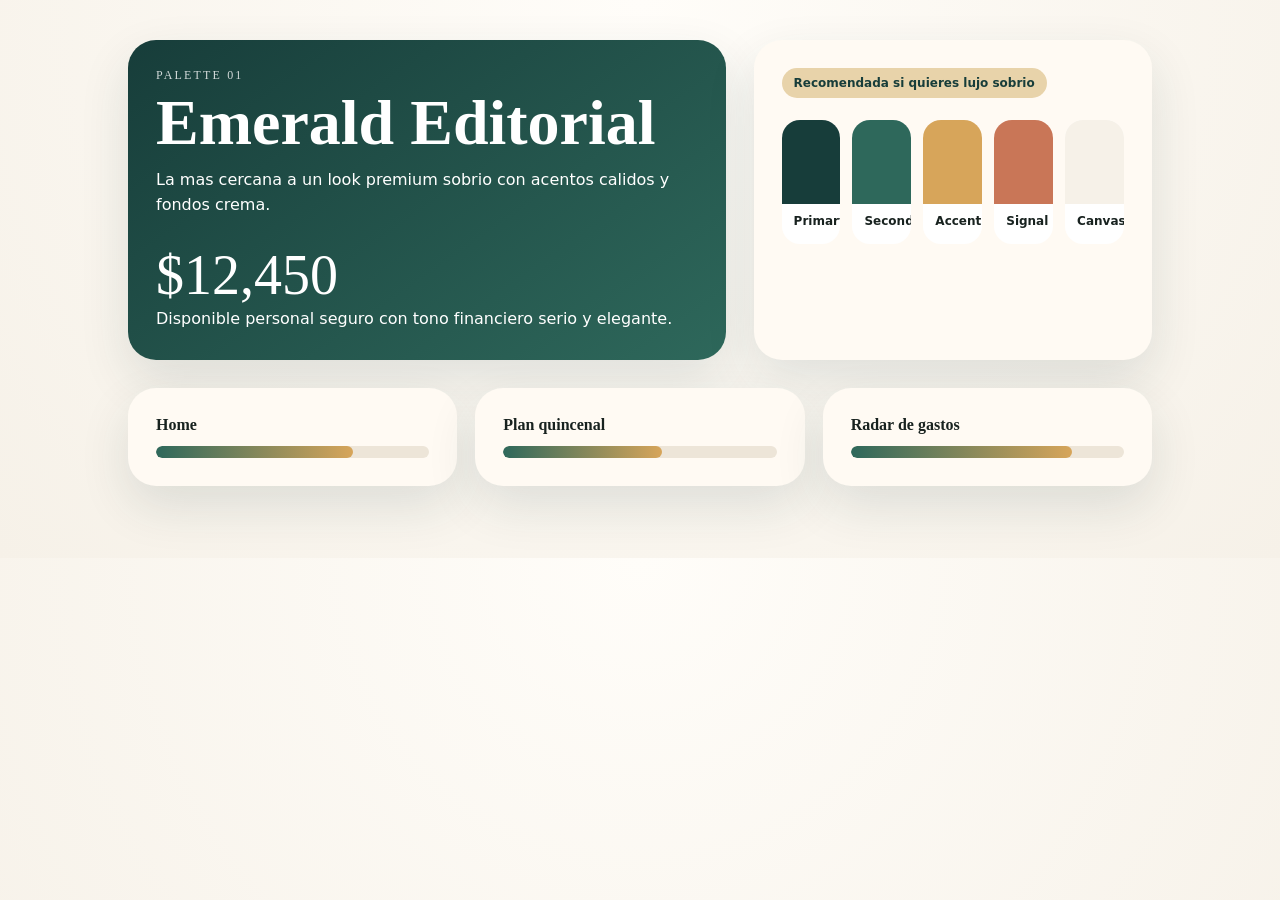
<file: gride-ledger-palette-01-emerald-editorial.html>
<!DOCTYPE html>
<html lang="es">
<head>
  <meta charset="UTF-8" />
  <meta name="viewport" content="width=device-width, initial-scale=1.0" />
  <title>Gride Ledger Palette 01</title>
  <style>
    :root {
      --bg: #f6f1e8;
      --surface: #fffaf3;
      --text: #18221f;
      --muted: #6a756f;
      --primary: #173d3a;
      --secondary: #2e685b;
      --accent: #d7a55a;
      --accent-soft: #e8d3aa;
      --signal: #c97657;
    }
    * { box-sizing: border-box; }
    body { margin: 0; font-family: Georgia, serif; background: radial-gradient(circle at top, #fffdf9, var(--bg)); color: var(--text); }
    .page { max-width: 1080px; margin: 0 auto; padding: 40px 28px 72px; }
    .hero { display: grid; grid-template-columns: 1.2fr 0.8fr; gap: 28px; }
    .card { background: var(--surface); border-radius: 28px; padding: 28px; box-shadow: 0 20px 50px rgba(23,61,58,.12); }
    .hero-card { background: linear-gradient(145deg, var(--primary), var(--secondary)); color: white; }
    .eyebrow { letter-spacing: .18em; text-transform: uppercase; font-size: 12px; opacity: .8; }
    h1 { font-size: 64px; line-height: .95; margin: 10px 0 14px; }
    p { margin: 0; font-family: ui-sans-serif, system-ui, sans-serif; line-height: 1.55; }
    .amount { font-size: 56px; margin-top: 26px; }
    .swatches { display: grid; grid-template-columns: repeat(5, 1fr); gap: 12px; margin-top: 22px; }
    .swatch { border-radius: 18px; overflow: hidden; background: white; }
    .tone { height: 84px; }
    .meta { padding: 10px 12px 14px; font: 600 12px/1.3 ui-sans-serif, system-ui, sans-serif; }
    .mock { margin-top: 28px; display: grid; grid-template-columns: repeat(3, 1fr); gap: 18px; }
    .pill { display: inline-block; padding: 8px 12px; border-radius: 999px; background: var(--accent-soft); color: var(--primary); font: 700 12px ui-sans-serif, system-ui, sans-serif; }
    .bar { height: 12px; border-radius: 999px; background: #ede5d8; overflow: hidden; margin-top: 12px; }
    .fill { height: 100%; border-radius: inherit; background: linear-gradient(90deg, var(--secondary), var(--accent)); }
  </style>
</head>
<body>
  <main class="page">
    <section class="hero">
      <article class="card hero-card">
        <div class="eyebrow">Palette 01</div>
        <h1>Emerald Editorial</h1>
        <p>La mas cercana a un look premium sobrio con acentos calidos y fondos crema.</p>
        <div class="amount">$12,450</div>
        <p>Disponible personal seguro con tono financiero serio y elegante.</p>
      </article>
      <article class="card">
        <span class="pill">Recomendada si quieres lujo sobrio</span>
        <div class="swatches">
          <div class="swatch"><div class="tone" style="background:#173d3a"></div><div class="meta">Primary</div></div>
          <div class="swatch"><div class="tone" style="background:#2e685b"></div><div class="meta">Secondary</div></div>
          <div class="swatch"><div class="tone" style="background:#d7a55a"></div><div class="meta">Accent</div></div>
          <div class="swatch"><div class="tone" style="background:#c97657"></div><div class="meta">Signal</div></div>
          <div class="swatch"><div class="tone" style="background:#f6f1e8"></div><div class="meta">Canvas</div></div>
        </div>
      </article>
    </section>
    <section class="mock">
      <article class="card"><strong>Home</strong><div class="bar"><div class="fill" style="width:72%"></div></div></article>
      <article class="card"><strong>Plan quincenal</strong><div class="bar"><div class="fill" style="width:58%"></div></div></article>
      <article class="card"><strong>Radar de gastos</strong><div class="bar"><div class="fill" style="width:81%"></div></div></article>
    </section>
  </main>
</body>
</html>
</file>
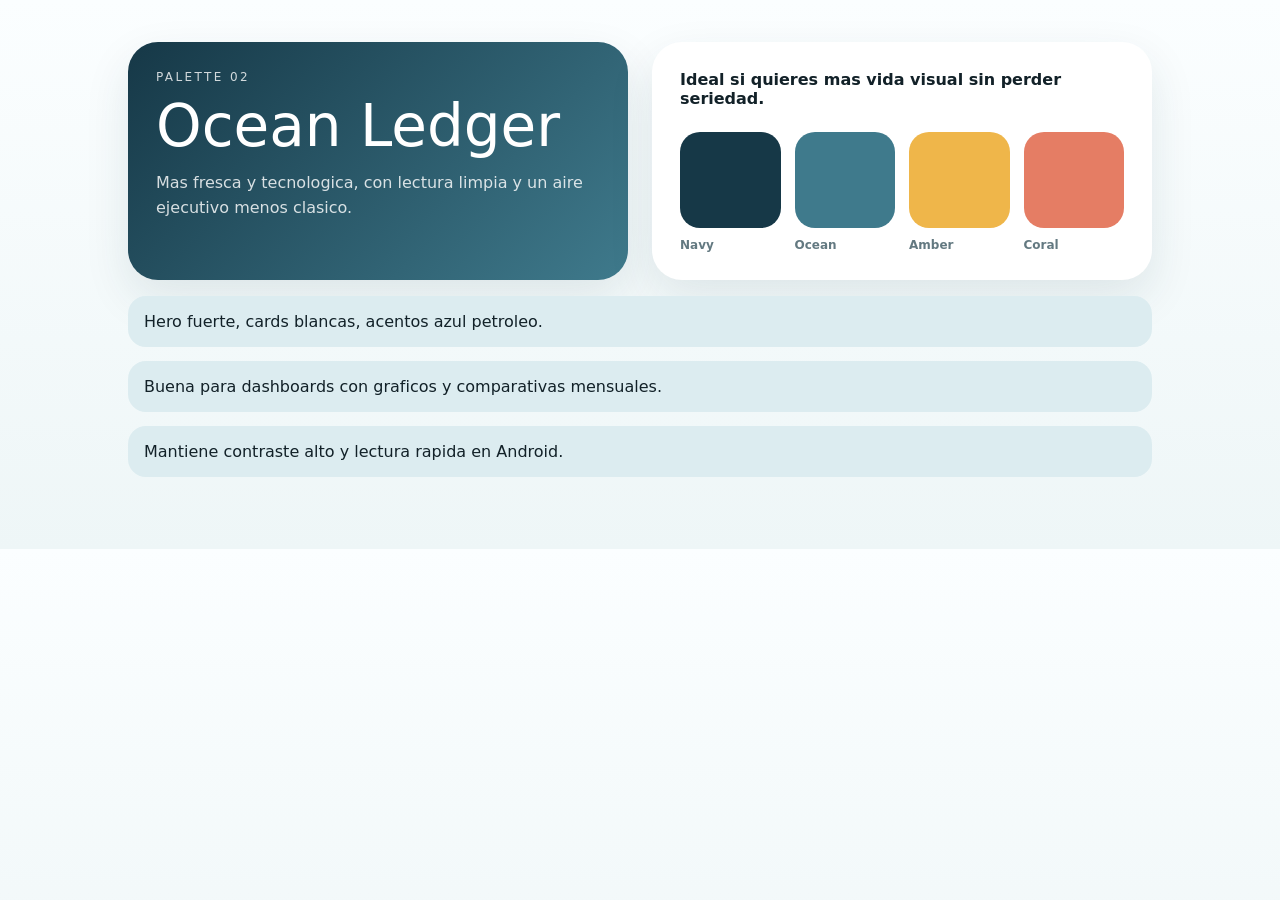
<file: gride-ledger-palette-02-ocean-ledger.html>
<!DOCTYPE html>
<html lang="es">
<head>
  <meta charset="UTF-8" />
  <meta name="viewport" content="width=device-width, initial-scale=1.0" />
  <title>Gride Ledger Palette 02</title>
  <style>
    :root { --bg:#eef6f7; --surface:#ffffff; --text:#122128; --muted:#637981; --primary:#163847; --secondary:#3f7a8c; --accent:#efb64a; --signal:#e57d64; --soft:#dcecf0; }
    *{box-sizing:border-box} body{margin:0;font-family:"Avenir Next",ui-sans-serif,system-ui,sans-serif;background:linear-gradient(180deg,#fbfeff,var(--bg));color:var(--text)}
    .page{max-width:1080px;margin:0 auto;padding:42px 28px 72px}.grid{display:grid;grid-template-columns:1fr 1fr;gap:24px}.card{background:var(--surface);border-radius:30px;padding:28px;box-shadow:0 18px 46px rgba(22,56,71,.1)}
    .hero{background:linear-gradient(135deg,var(--primary),var(--secondary));color:#fff}.eyebrow{font-size:12px;letter-spacing:.2em;text-transform:uppercase;opacity:.8}.title{font-size:58px;line-height:.98;margin:14px 0}.sub{line-height:1.55;color:rgba(255,255,255,.82)}
    .swatches{display:flex;gap:14px;margin-top:24px}.tone{flex:1;height:96px;border-radius:20px}.label{margin-top:10px;font-size:12px;color:var(--muted);font-weight:700}.list{display:grid;gap:14px;margin-top:16px}.row{padding:16px;border-radius:18px;background:var(--soft)}
  </style>
</head>
<body>
  <main class="page">
    <section class="grid">
      <article class="card hero">
        <div class="eyebrow">Palette 02</div>
        <div class="title">Ocean Ledger</div>
        <p class="sub">Mas fresca y tecnologica, con lectura limpia y un aire ejecutivo menos clasico.</p>
      </article>
      <article class="card">
        <strong>Ideal si quieres mas vida visual sin perder seriedad.</strong>
        <div class="swatches">
          <div style="flex:1"><div class="tone" style="background:#163847"></div><div class="label">Navy</div></div>
          <div style="flex:1"><div class="tone" style="background:#3f7a8c"></div><div class="label">Ocean</div></div>
          <div style="flex:1"><div class="tone" style="background:#efb64a"></div><div class="label">Amber</div></div>
          <div style="flex:1"><div class="tone" style="background:#e57d64"></div><div class="label">Coral</div></div>
        </div>
      </article>
    </section>
    <section class="list">
      <article class="row">Hero fuerte, cards blancas, acentos azul petroleo.</article>
      <article class="row">Buena para dashboards con graficos y comparativas mensuales.</article>
      <article class="row">Mantiene contraste alto y lectura rapida en Android.</article>
    </section>
  </main>
</body>
</html>
</file>
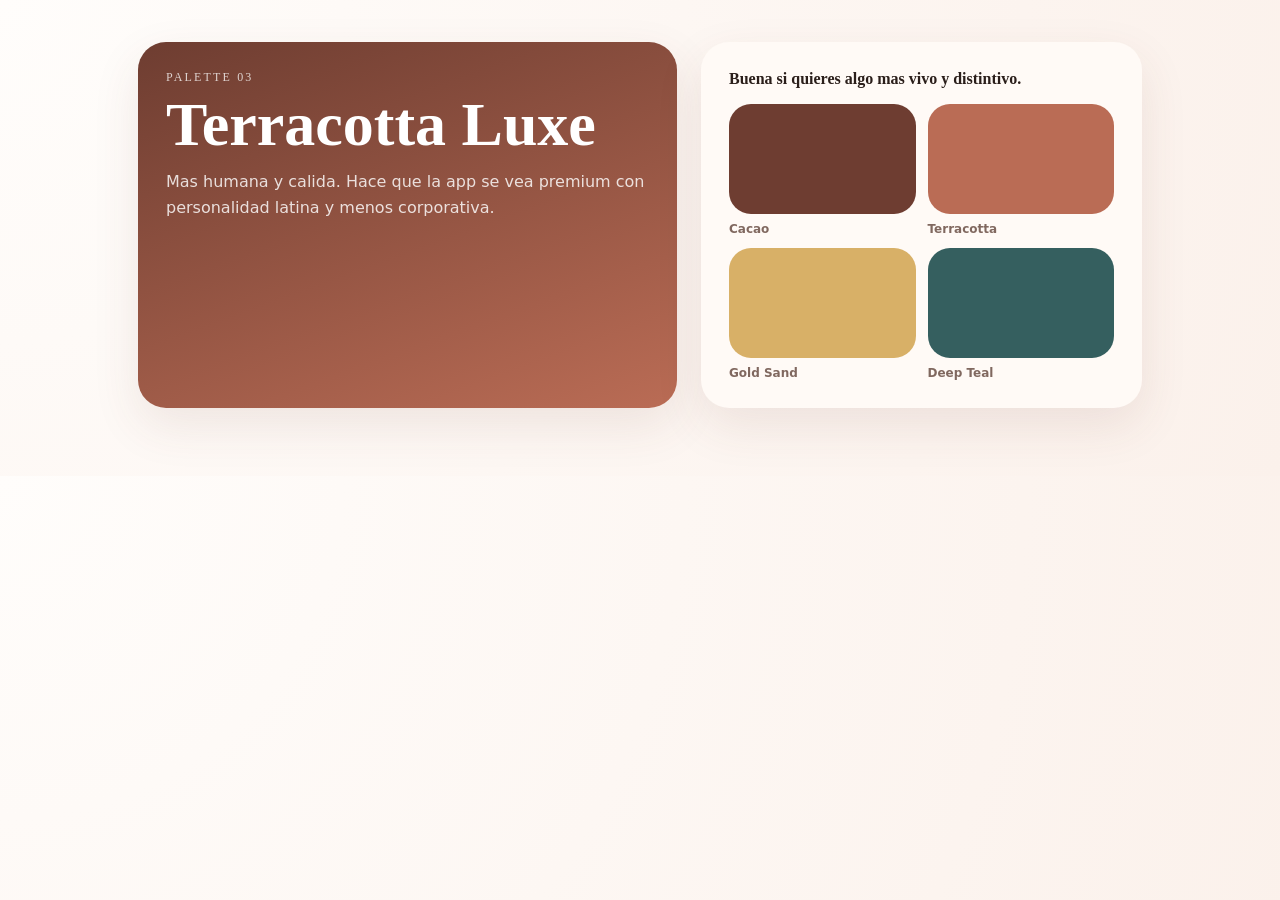
<file: gride-ledger-palette-03-terracotta-luxe.html>
<!DOCTYPE html>
<html lang="es">
<head>
  <meta charset="UTF-8" />
  <meta name="viewport" content="width=device-width, initial-scale=1.0" />
  <title>Gride Ledger Palette 03</title>
  <style>
    :root { --bg:#fbf1eb; --surface:#fffaf6; --text:#2a1e1a; --muted:#80685f; --primary:#6e3d31; --secondary:#ba6c55; --accent:#d8b067; --signal:#355f5f; }
    *{box-sizing:border-box} body{margin:0;background:radial-gradient(circle at top left,#fffdfb,var(--bg));font-family:"Iowan Old Style",Georgia,serif;color:var(--text)}
    .page{max-width:1060px;margin:0 auto;padding:42px 28px 68px}.hero{display:grid;grid-template-columns:1.1fr .9fr;gap:24px}.card{background:var(--surface);border-radius:28px;padding:28px;box-shadow:0 18px 48px rgba(110,61,49,.1)}
    h1{font-size:62px;line-height:.94;margin:10px 0 16px}.lead{font-family:ui-sans-serif,system-ui,sans-serif;line-height:1.6;color:var(--muted)}.hero-main{background:linear-gradient(160deg,var(--primary),var(--secondary));color:#fff}
    .palette{display:grid;grid-template-columns:repeat(2,1fr);gap:12px;margin-top:16px}.tone{height:110px;border-radius:22px}.meta{font:700 12px ui-sans-serif,system-ui,sans-serif;color:var(--muted);margin-top:8px}
  </style>
</head>
<body>
  <main class="page">
    <section class="hero">
      <article class="card hero-main">
        <div style="letter-spacing:.18em;text-transform:uppercase;font-size:12px;opacity:.76">Palette 03</div>
        <h1>Terracotta Luxe</h1>
        <p class="lead" style="color:rgba(255,255,255,.82)">Mas humana y calida. Hace que la app se vea premium con personalidad latina y menos corporativa.</p>
      </article>
      <article class="card">
        <strong>Buena si quieres algo mas vivo y distintivo.</strong>
        <div class="palette">
          <div><div class="tone" style="background:#6e3d31"></div><div class="meta">Cacao</div></div>
          <div><div class="tone" style="background:#ba6c55"></div><div class="meta">Terracotta</div></div>
          <div><div class="tone" style="background:#d8b067"></div><div class="meta">Gold Sand</div></div>
          <div><div class="tone" style="background:#355f5f"></div><div class="meta">Deep Teal</div></div>
        </div>
      </article>
    </section>
  </main>
</body>
</html>
</file>
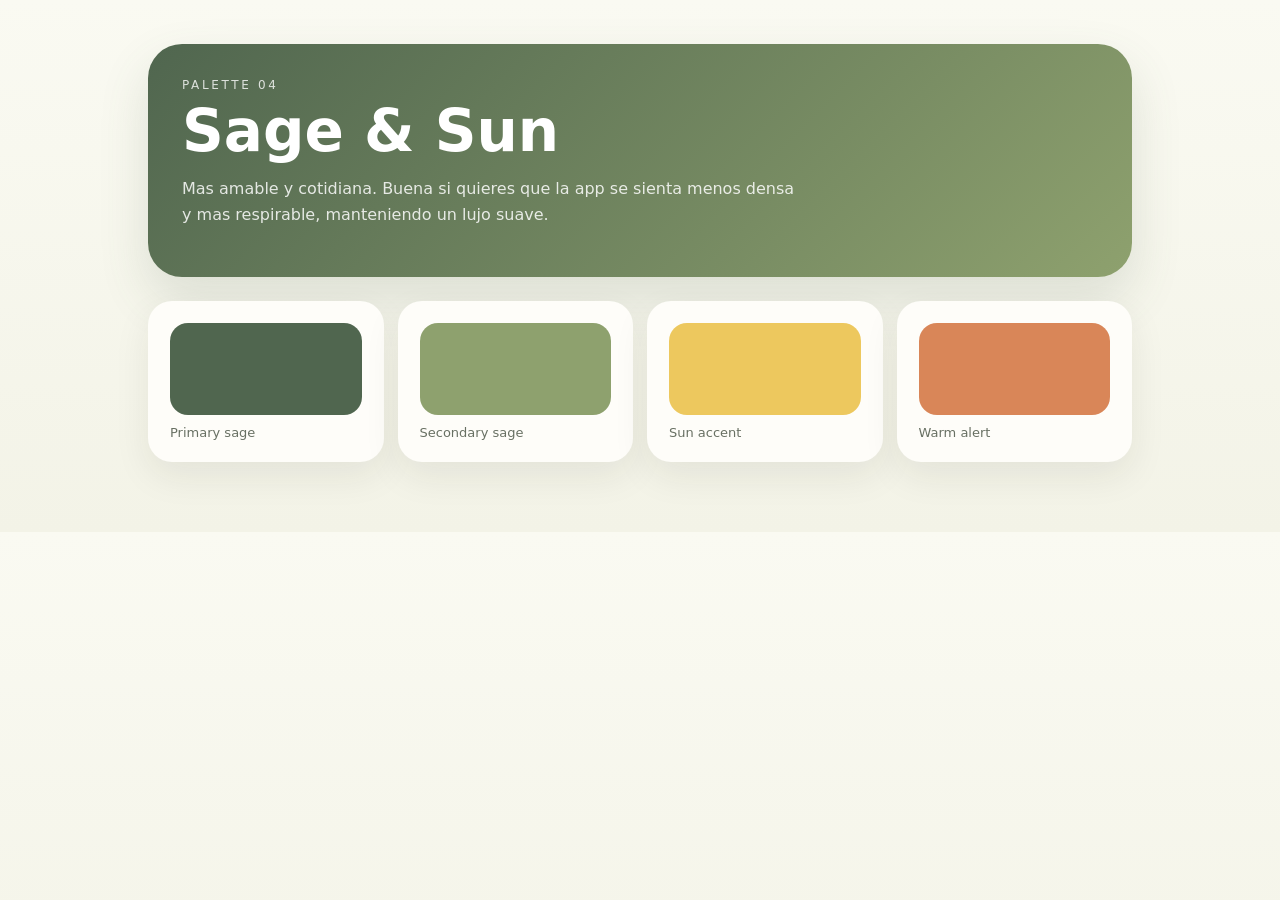
<file: gride-ledger-palette-04-sage-sun.html>
<!DOCTYPE html>
<html lang="es">
<head>
  <meta charset="UTF-8" />
  <meta name="viewport" content="width=device-width, initial-scale=1.0" />
  <title>Gride Ledger Palette 04</title>
  <style>
    :root { --bg:#f3f3e7; --surface:#fefdf9; --text:#21261d; --muted:#687063; --primary:#50664f; --secondary:#8ea16e; --accent:#edc85e; --signal:#d98658; }
    body{margin:0;background:linear-gradient(180deg,#fafaf2,var(--bg));font-family:ui-sans-serif,system-ui,sans-serif;color:var(--text)}*{box-sizing:border-box}.page{max-width:1040px;margin:0 auto;padding:44px 28px 70px}
    .banner{background:linear-gradient(135deg,var(--primary),var(--secondary));color:#fff;border-radius:34px;padding:34px;box-shadow:0 22px 50px rgba(80,102,79,.16)}h1{font-size:58px;line-height:1;margin:10px 0 12px}
    .grid{display:grid;grid-template-columns:repeat(4,1fr);gap:14px;margin-top:24px}.card{background:var(--surface);border-radius:24px;padding:22px;box-shadow:0 14px 36px rgba(33,38,29,.08)}.tone{height:92px;border-radius:18px}.small{margin-top:10px;color:var(--muted);font-size:13px}
  </style>
</head>
<body>
  <main class="page">
    <section class="banner">
      <div style="font-size:12px;letter-spacing:.22em;text-transform:uppercase;opacity:.8">Palette 04</div>
      <h1>Sage & Sun</h1>
      <p style="max-width:620px;line-height:1.6;color:rgba(255,255,255,.84)">Mas amable y cotidiana. Buena si quieres que la app se sienta menos densa y mas respirable, manteniendo un lujo suave.</p>
    </section>
    <section class="grid">
      <article class="card"><div class="tone" style="background:#50664f"></div><div class="small">Primary sage</div></article>
      <article class="card"><div class="tone" style="background:#8ea16e"></div><div class="small">Secondary sage</div></article>
      <article class="card"><div class="tone" style="background:#edc85e"></div><div class="small">Sun accent</div></article>
      <article class="card"><div class="tone" style="background:#d98658"></div><div class="small">Warm alert</div></article>
    </section>
  </main>
</body>
</html>
</file>
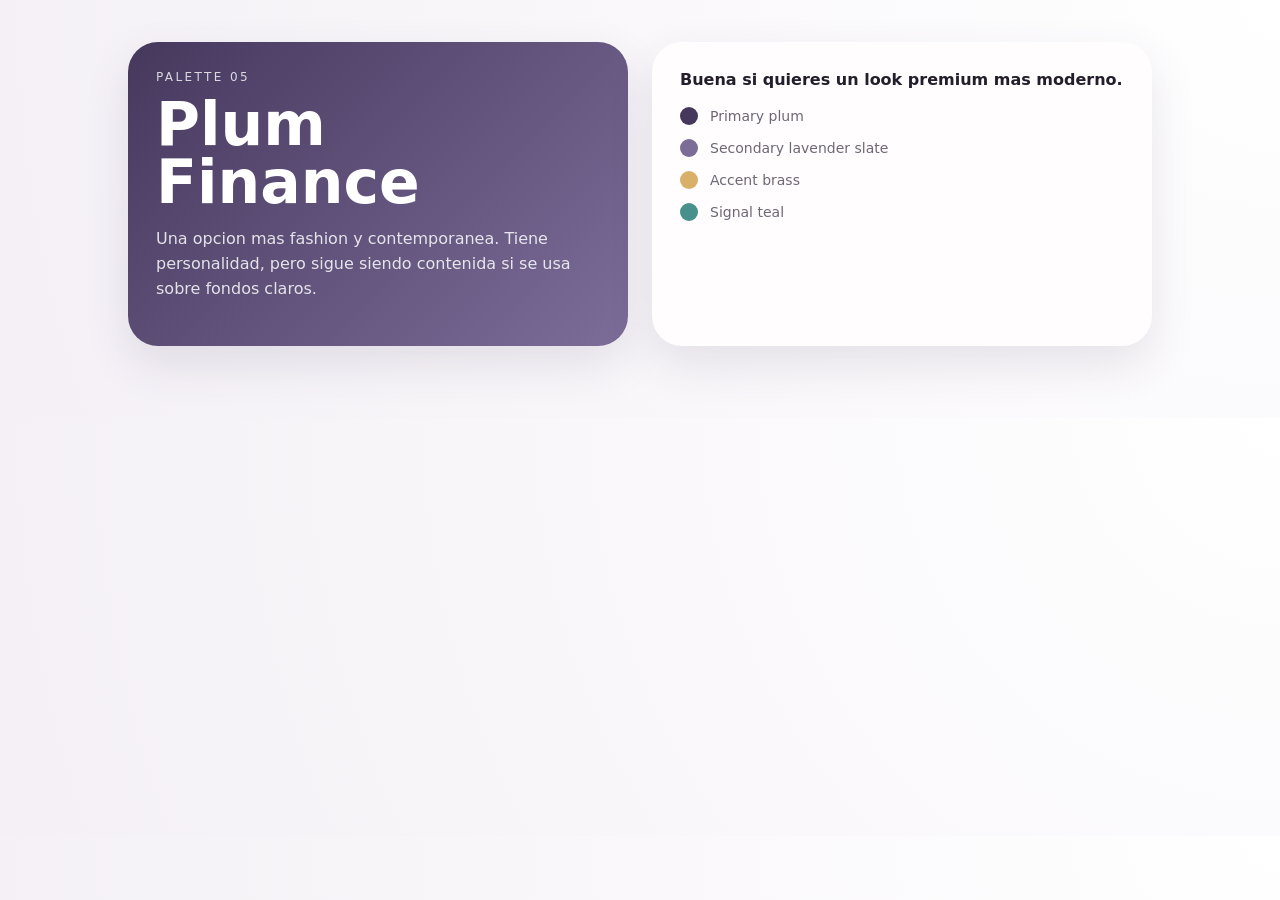
<file: gride-ledger-palette-05-plum-finance.html>
<!DOCTYPE html>
<html lang="es">
<head>
  <meta charset="UTF-8" />
  <meta name="viewport" content="width=device-width, initial-scale=1.0" />
  <title>Gride Ledger Palette 05</title>
  <style>
    :root { --bg:#f4f0f6; --surface:#fffdfd; --text:#241d2b; --muted:#6f6676; --primary:#46385d; --secondary:#7b6d98; --accent:#d8b06a; --signal:#47908b; }
    *{box-sizing:border-box}body{margin:0;font-family:"Neue Haas Grotesk Text",ui-sans-serif,system-ui,sans-serif;background:radial-gradient(circle at top right,#fff,var(--bg));color:var(--text)}
    .page{max-width:1080px;margin:0 auto;padding:42px 28px 72px}.hero{display:flex;gap:24px}.card{flex:1;background:var(--surface);border-radius:30px;padding:28px;box-shadow:0 18px 46px rgba(70,56,93,.12)}.hero-main{background:linear-gradient(135deg,var(--primary),var(--secondary));color:#fff}
    h1{font-size:60px;line-height:.96;margin:12px 0}.sub{line-height:1.55;color:rgba(255,255,255,.84)}.stack{display:grid;gap:14px;margin-top:18px}.sw{display:flex;align-items:center;gap:12px;font-size:14px;color:var(--muted)}.dot{width:18px;height:18px;border-radius:999px}
  </style>
</head>
<body>
  <main class="page">
    <section class="hero">
      <article class="card hero-main">
        <div style="font-size:12px;letter-spacing:.2em;text-transform:uppercase;opacity:.8">Palette 05</div>
        <h1>Plum Finance</h1>
        <p class="sub">Una opcion mas fashion y contemporanea. Tiene personalidad, pero sigue siendo contenida si se usa sobre fondos claros.</p>
      </article>
      <article class="card">
        <strong>Buena si quieres un look premium mas moderno.</strong>
        <div class="stack">
          <div class="sw"><span class="dot" style="background:#46385d"></span>Primary plum</div>
          <div class="sw"><span class="dot" style="background:#7b6d98"></span>Secondary lavender slate</div>
          <div class="sw"><span class="dot" style="background:#d8b06a"></span>Accent brass</div>
          <div class="sw"><span class="dot" style="background:#47908b"></span>Signal teal</div>
        </div>
      </article>
    </section>
  </main>
</body>
</html>
</file>
